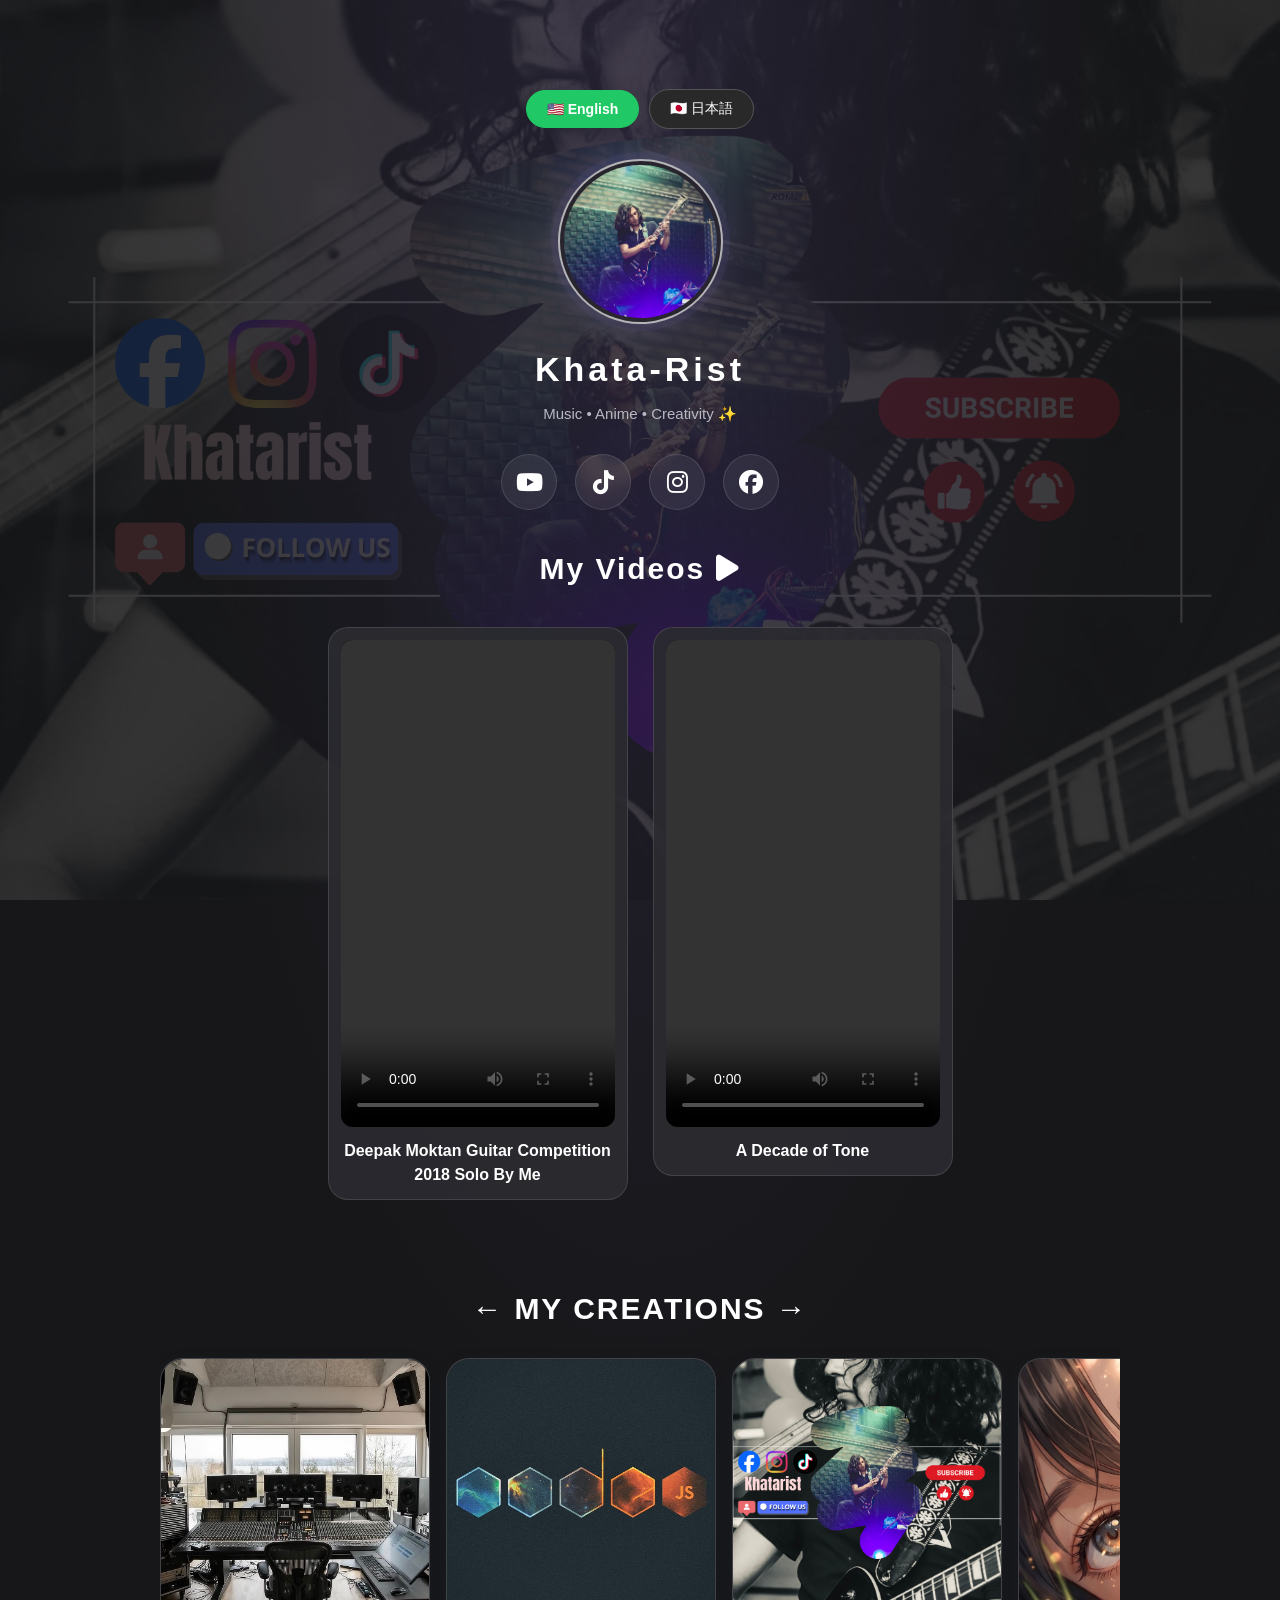
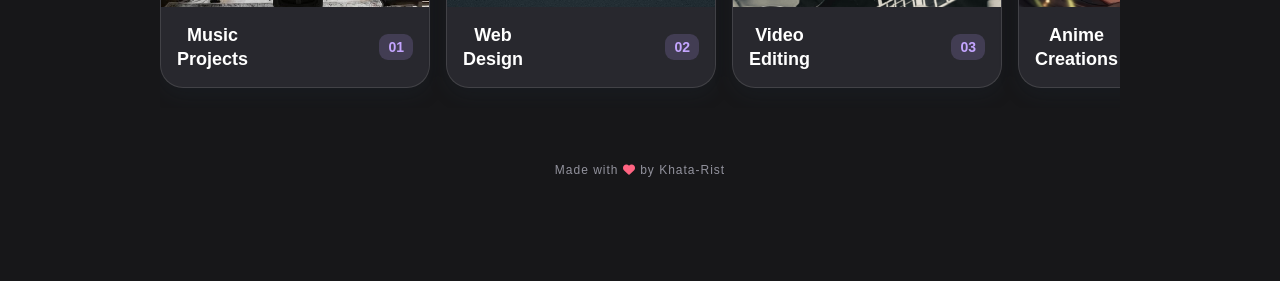
<file: index.html>
<!DOCTYPE html>
<html lang="en">

<head>
  <meta charset="UTF-8">
  <meta name="viewport" content="width=device-width, initial-scale=1.0">
  <meta name="theme-color" content="#101018">

  <title>Khata-Rist | My Socials</title>

  <!-- CSS -->
  <link rel="stylesheet" href="style.css">

  <!-- Font Awesome -->
  <link rel="stylesheet"
    href="https://cdnjs.cloudflare.com/ajax/libs/font-awesome/6.7.2/css/all.min.css">

  <!-- JavaScript -->
  <script src="script.js" defer></script>
</head>

<body>

  <main class="profile">

    <!-- Language Switcher -->
    <div class="language-switcher">

      <button class="lang-btn active" data-lang="en">
        🇺🇸 English
      </button>

      <button class="lang-btn" data-lang="ja">
        🇯🇵 日本語
      </button>

    </div>


    <!-- Profile -->
    <a href="about.html" class="profile-link">

      <img
        src="Kha.jpeg"
        alt="Khata-Rist profile"
        class="avatar">

    </a>

    <h1>Khata-Rist</h1>

    <p class="bio"
      data-en="Music • Anime • Creativity ✨"
      data-ja="音楽 • アニメ • クリエイティブ ✨">

      Music • Anime • Creativity ✨

    </p>


    <!-- Social Media -->
    <nav class="socials" aria-label="Social media links">

      <a href="https://www.youtube.com/@khatori98"
        target="_blank"
        rel="noopener noreferrer"
        aria-label="YouTube"
        class="youtube">

        <i class="fa-brands fa-youtube"></i>

      </a>


      <a href="https://www.tiktok.com/@khatori4"
        target="_blank"
        rel="noopener noreferrer"
        aria-label="TikTok"
        class="tiktok">

        <i class="fa-brands fa-tiktok"></i>

      </a>


      <a href="https://www.instagram.com/nabinkhatri_"
        target="_blank"
        rel="noopener noreferrer"
        aria-label="Instagram"
        class="instagram">

        <i class="fa-brands fa-instagram"></i>

      </a>


      <a href="https://www.facebook.com/nndyjamesk"
        target="_blank"
        rel="noopener noreferrer"
        aria-label="Facebook"
        class="facebook">

        <i class="fa-brands fa-facebook"></i>

      </a>

    </nav>



<!-- My Videos -->
<section class="videos-section">

  <h2>
    <span data-en="My Videos" data-ja="私の動画">
      My Videos
    </span>
    <i class="fa-solid fa-play"></i>
  </h2>

  <div class="video-scroll">

    <!-- Video 1 -->
    <article class="video-card">

      <video controls playsinline preload="metadata">
        <source
          src="Deepak%20Moktan%20Guitar%20Competition%202018%20Solo%20By%20Me.mp4"
          type="video/mp4">
        Your browser does not support video playback.
      </video>

      <p
        data-en="Deepak Moktan Guitar Competition 2018 Solo By Me"
        data-ja="2018年 ディーパク・モクタン・ギターコンテスト ソロ演奏">
        Deepak Moktan Guitar Competition 2018 Solo By Me
      </p>

    </article>

    <!-- Video 2 -->
    <article class="video-card">

      <video controls playsinline preload="metadata">
        <source
          src="A%20Decade%20of%20Tone.mp4"
          type="video/mp4">
        Your browser does not support video playback.
      </video>

      <p
        data-en="A Decade of Tone"
        data-ja="10年間の音色">
        A Decade of Tone
      </p>

    </article>

</section>




    <!-- My Creations -->
    <section class="section" id="projects">


      <h2 class="section-heading">

        ←

        <span data-en="MY CREATIONS" data-ja="私の作品">
          MY CREATIONS
        </span>

        →

      </h2>


      <div class="cards">


        <!-- Music Projects -->
        <a
          class="project"
          href="https://www.youtube.com/@khatori98"
          target="_blank"
          rel="noopener noreferrer">

          <img src="music.jpg" alt="Music Projects">


          <div class="project-info">

            <h3>

              <span data-en="Music" data-ja="音楽">
                Music
              </span>

              <br>

              <span data-en="Projects" data-ja="プロジェクト">
                Projects
              </span>

            </h3>

            <span class="number">01</span>

          </div>

        </a>



        <!-- Web Design -->
        <a class="project" href="webpage.html">

          <img src="web.jpg" alt="Web Design">


          <div class="project-info">

            <h3>

              <span data-en="Web" data-ja="ウェブ">
                Web
              </span>

              <br>

              <span data-en="Design" data-ja="デザイン">
                Design
              </span>

            </h3>

            <span class="number">02</span>

          </div>

        </a>



        <!-- Video Editing -->
        <a class="project" href="video.html">

          <img src="logo.png.png" alt="Video Editing">


          <div class="project-info">

            <h3>

              <span data-en="Video" data-ja="動画">
                Video
              </span>

              <br>

              <span data-en="Editing" data-ja="編集">
                Editing
              </span>

            </h3>

            <span class="number">03</span>

          </div>

        </a>



        <!-- Anime Creations -->
        <a
          class="project"
          href="https://www.instagram.com/just_you_n_me9823/"
          target="_blank"
          rel="noopener noreferrer">

          <img src="anime.jpg" alt="Anime Creations">


          <div class="project-info">

            <h3>

              <span data-en="Anime" data-ja="アニメ">
                Anime
              </span>

              <br>

              <span data-en="Creations" data-ja="制作">
                Creations
              </span>

            </h3>

            <span class="number">04</span>

          </div>

        </a>


      </div>

    </section>



    <!-- Footer -->
    <footer class="footer">

      <span data-en="Made with" data-ja="愛を込めて制作">
        Made with
      </span>

      <i class="fa-solid fa-heart"></i>

      <span data-en="by Khata-Rist" data-ja="Khata-Rist">
        by Khata-Rist
      </span>

    </footer>


  </main>

</body>
</html>
</file>
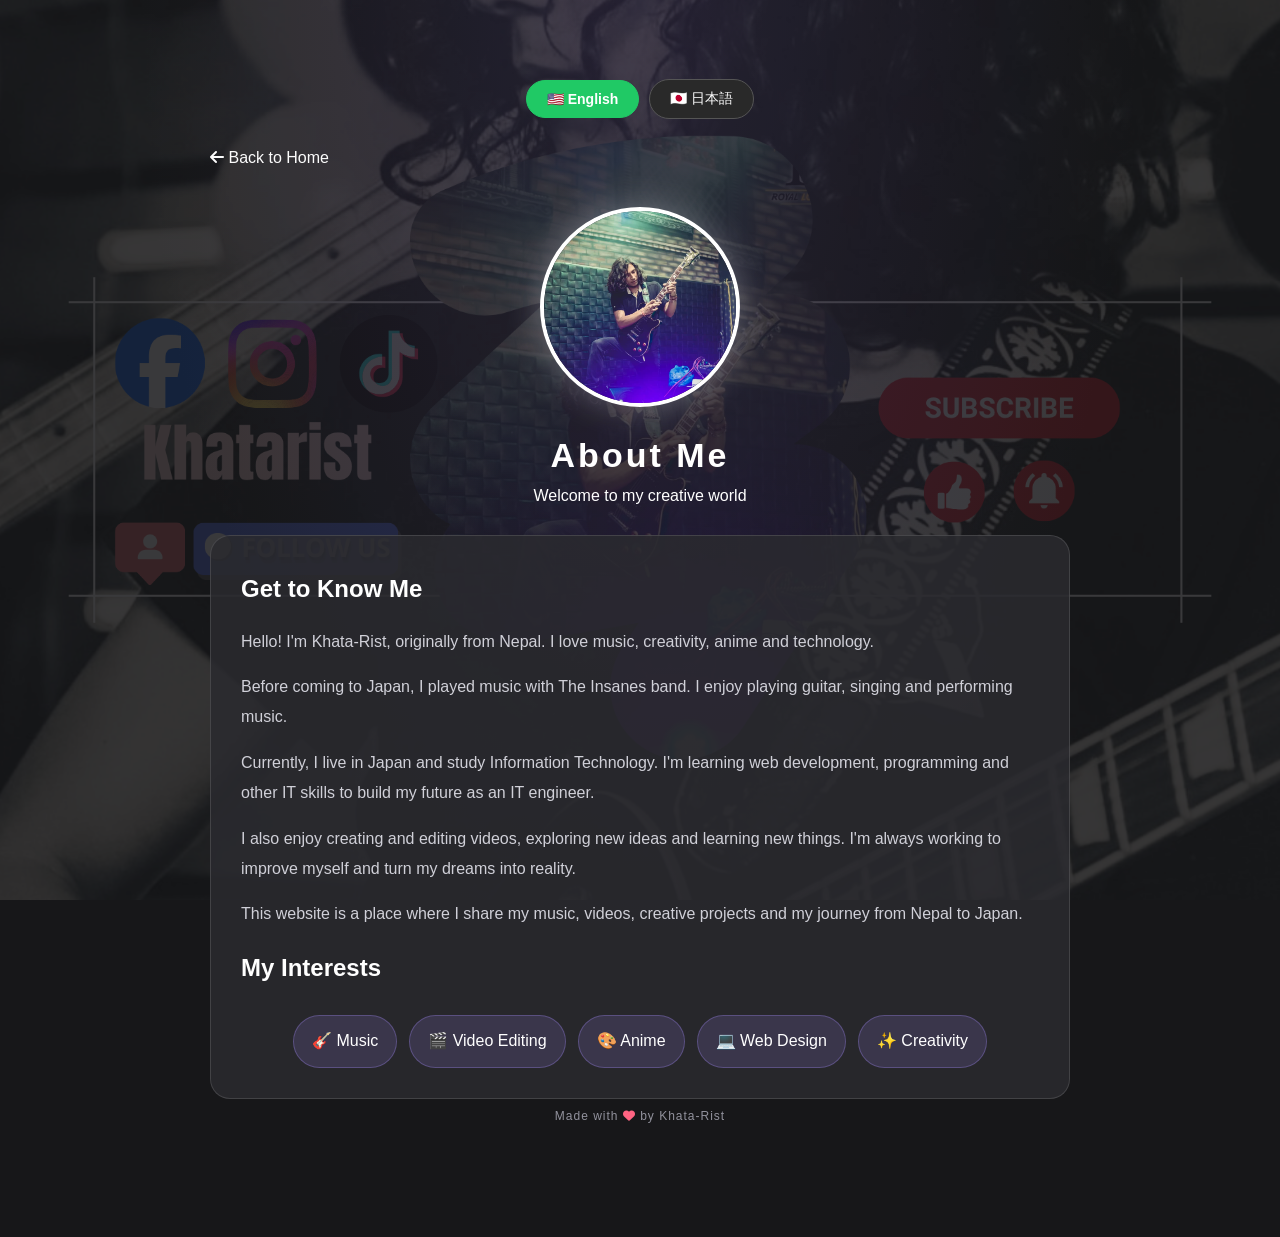
<file: about.html>
<!DOCTYPE html>
<html lang="en">
<head>
  <meta charset="UTF-8">
  <meta name="viewport" content="width=device-width, initial-scale=1.0">
  <title>About Me | Khata-Rist</title>

  <link rel="stylesheet" href="style.css">
  <link rel="stylesheet"
    href="https://cdnjs.cloudflare.com/ajax/libs/font-awesome/6.7.2/css/all.min.css">

  <script src="script.js" defer></script>

  <style>
    .about-page {
      max-width: 900px;
      width: 100%;
      margin: auto;
      padding: 35px 20px 60px;
      text-align: center;
    }

    .language-switcher {
      display: flex;
      justify-content: center;
      align-items: center;
      gap: 10px;
      margin: 20px auto 30px;
    }

    .lang-btn {
      padding: 10px 20px;
      border: 1px solid #555;
      border-radius: 30px;
      background: #292929;
      color: white;
      font-size: 14px;
      cursor: pointer;
      transition: all 0.3s ease;
    }

    .lang-btn:hover {
      background: #444;
      transform: translateY(-3px);
    }

    .lang-btn.active {
      background: #20c965;
      border-color: #20c965;
      color: white;
      font-weight: bold;
    }

    .back-home {
      display: block;
      text-align: left;
      color: #fcfcfc;
      text-decoration: none;
      margin-bottom: 40px;
    }

    .about-picture {
      width: 200px;
      height: 200px;
      object-fit: cover;
      border-radius: 50%;
      border: 4px solid #ffffff;
      box-shadow: 0 0 35px rgba(246, 244, 255, 0.3);
      margin-bottom: 25px;
    }

    .about-page h1 {
      font-size: 34px;
      letter-spacing: 3px;
      margin-bottom: 12px;
    }

    .about-subtitle {
      color: #ffffff;
      margin-bottom: 30px;
    }

    .about-content {
      background: rgba(43,43,48,.85);
      border: 1px solid rgba(255,255,255,.12);
      border-radius: 20px;
      padding: 30px;
      text-align: left;
      line-height: 1.9;
      color: #d0d0d8;
    }

    .about-content h2 {
      color: white;
      margin-bottom: 15px;
    }

    .about-content p {
      margin-bottom: 15px;
    }

    .about-skills {
      display: flex;
      flex-wrap: wrap;
      justify-content: center;
      gap: 12px;
      margin-top: 25px;
    }

    .about-skills span {
      padding: 10px 18px;
      border-radius: 30px;
      background: rgba(167,139,250,.15);
      border: 1px solid rgba(167,139,250,.3);
      color: white;
    }

    @media(max-width:600px) {
      .about-page { padding: 25px 15px 40px; }
      .about-picture {
        width: 160px;
        height: 160px;
      }
      .about-content { padding: 22px; }
    }
  </style>
</head>

<body>

  <main class="about-page">

    <!-- LANGUAGE SWITCHER -->
    <div class="language-switcher">
      <button class="lang-btn active" data-lang="en">🇺🇸 English</button>
      <button class="lang-btn" data-lang="ja">🇯🇵 日本語</button>
    </div>

    <a href="index.html" class="back-home">
      <i class="fa-solid fa-arrow-left"></i>
      <span data-en="Back to Home" data-ja="ホームに戻る">Back to Home</span>
    </a>

    <img src="Kha.jpeg" alt="Khata-Rist" class="about-picture">

    <h1 data-en="About Me" data-ja="私について">About Me</h1>

    <p class="about-subtitle"
       data-en="Welcome to my creative world"
       data-ja="私のクリエイティブな世界へようこそ">
      Welcome to my creative world
    </p>

    <section class="about-content">

      <h2 data-en="Get to Know Me" data-ja="私について知ってください">
        Get to Know Me
      </h2>

      <p
        data-en="Hello! I'm Khata-Rist, originally from Nepal. I love music, creativity, anime and technology."
        data-ja="こんにちは！ネパール出身のKhata-Ristです。音楽、クリエイティブな活動、アニメ、テクノロジーが大好きです。">
        Hello! I'm Khata-Rist, originally from Nepal. I love music,
        creativity, anime and technology.
      </p>

      <p
        data-en="Before coming to Japan, I played music with The Insanes band. I enjoy playing guitar, singing and performing music."
        data-ja="日本に来る前は、The Insanesというバンドで音楽活動をしていました。ギターを弾くこと、歌うこと、演奏することが好きです。">
        Before coming to Japan, I played music with The Insanes band.
        I enjoy playing guitar, singing and performing music.
      </p>

      <p
        data-en="Currently, I live in Japan and study Information Technology. I'm learning web development, programming and other IT skills to build my future as an IT engineer."
        data-ja="現在は日本に住み、情報技術を勉強しています。ITエンジニアになるために、Web開発やプログラミングなどのITスキルを学んでいます。">
        Currently, I live in Japan and study Information Technology.
        I'm learning web development, programming and other IT skills
        to build my future as an IT engineer.
      </p>

      <p
        data-en="I also enjoy creating and editing videos, exploring new ideas and learning new things. I'm always working to improve myself and turn my dreams into reality."
        data-ja="動画の制作や編集、新しいアイデアを考えること、新しいことを学ぶことも好きです。自分自身を成長させ、夢を実現するために努力しています。">
        I also enjoy creating and editing videos, exploring new ideas
        and learning new things. I'm always working to improve myself
        and turn my dreams into reality.
      </p>

      <p
        data-en="This website is a place where I share my music, videos, creative projects and my journey from Nepal to Japan."
        data-ja="このウェブサイトでは、音楽、動画、クリエイティブな作品、そしてネパールから日本への私の歩みを紹介しています。">
        This website is a place where I share my music, videos,
        creative projects and my journey from Nepal to Japan.
      </p>

      <h2 data-en="My Interests" data-ja="私の趣味・興味">
        My Interests
      </h2>

      <div class="about-skills">
        <span data-en="🎸 Music" data-ja="🎸 音楽">🎸 Music</span>
        <span data-en="🎬 Video Editing" data-ja="🎬 動画編集">🎬 Video Editing</span>
        <span data-en="🎨 Anime" data-ja="🎨 アニメ">🎨 Anime</span>
        <span data-en="💻 Web Design" data-ja="💻 Webデザイン">💻 Web Design</span>
        <span data-en="✨ Creativity" data-ja="✨ 創造力">✨ Creativity</span>
      </div>

    </section>

    <footer class="footer">
      <span data-en="Made with" data-ja="愛を込めて制作">Made with</span>
      <i class="fa-solid fa-heart"></i>
      <span data-en="by Khata-Rist" data-ja="Khata-Rist">by Khata-Rist</span>
    </footer>

  </main>

</body>
</html>
</file>
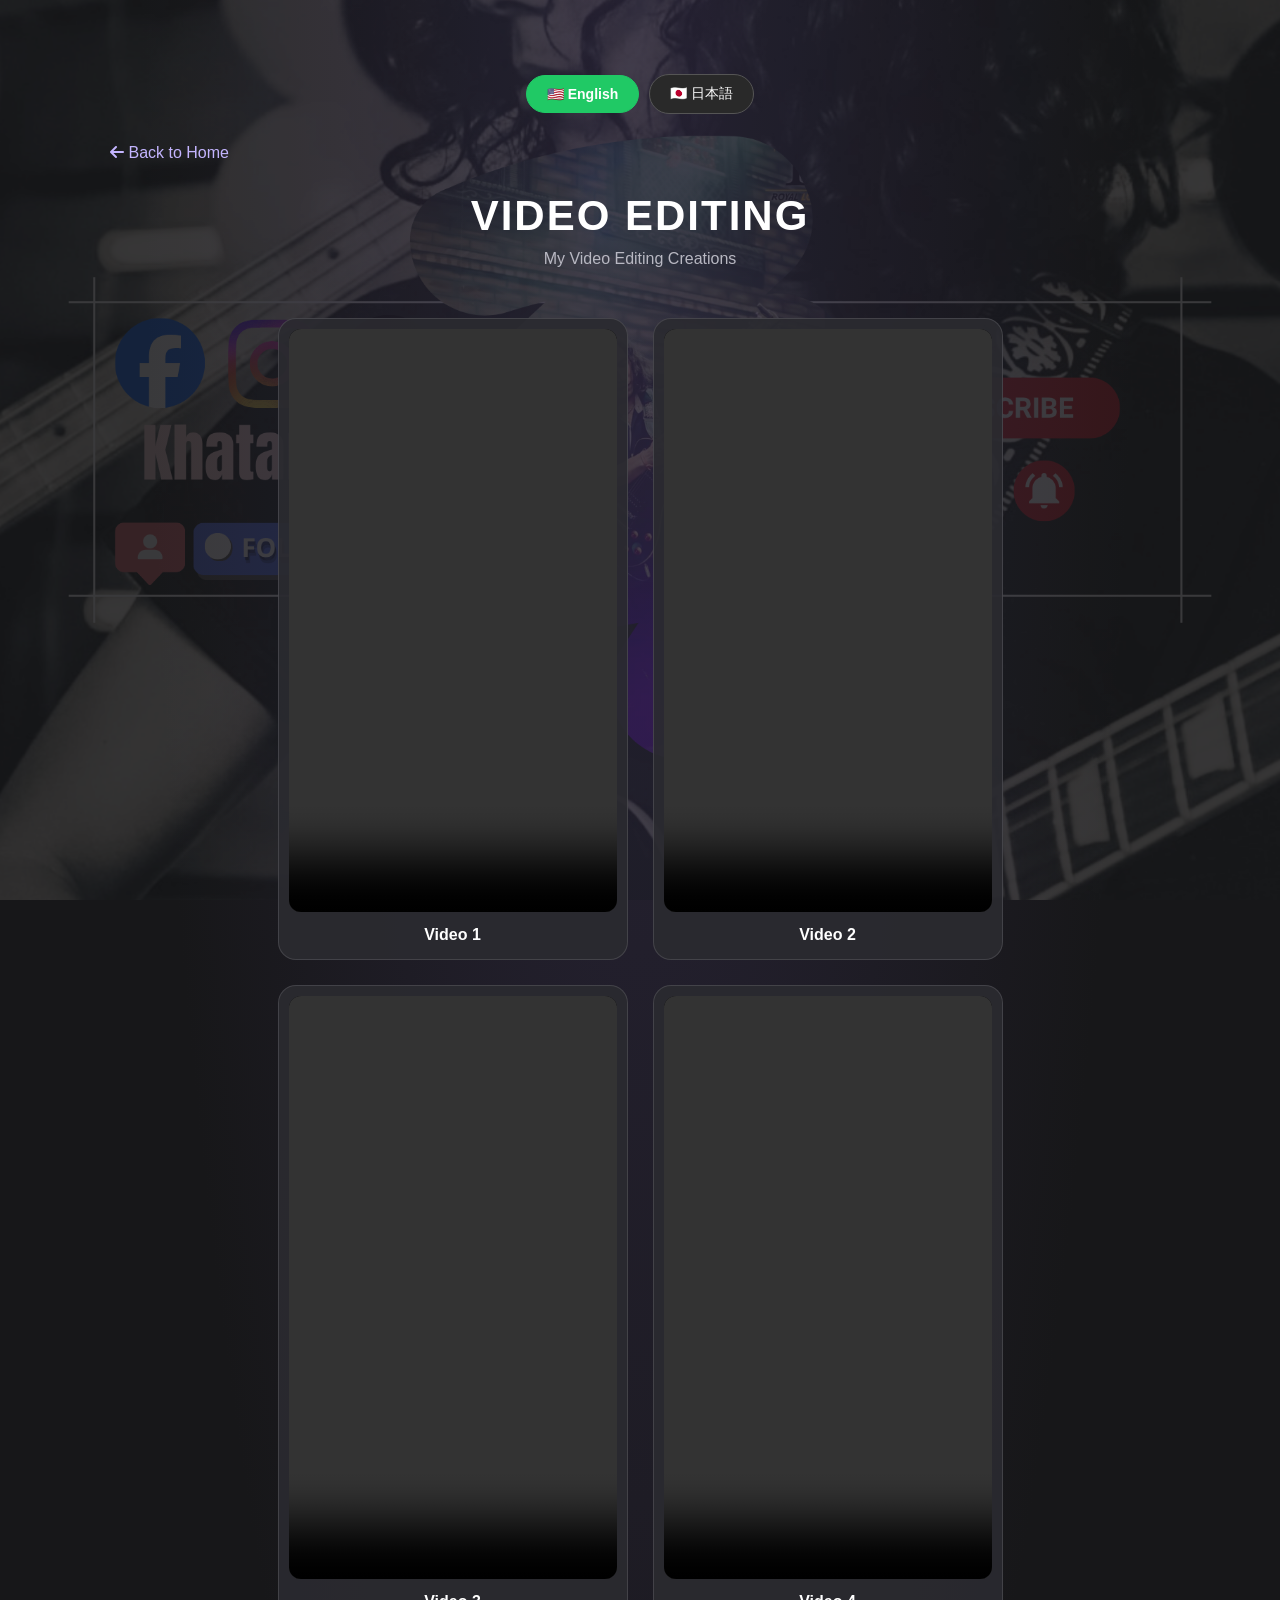
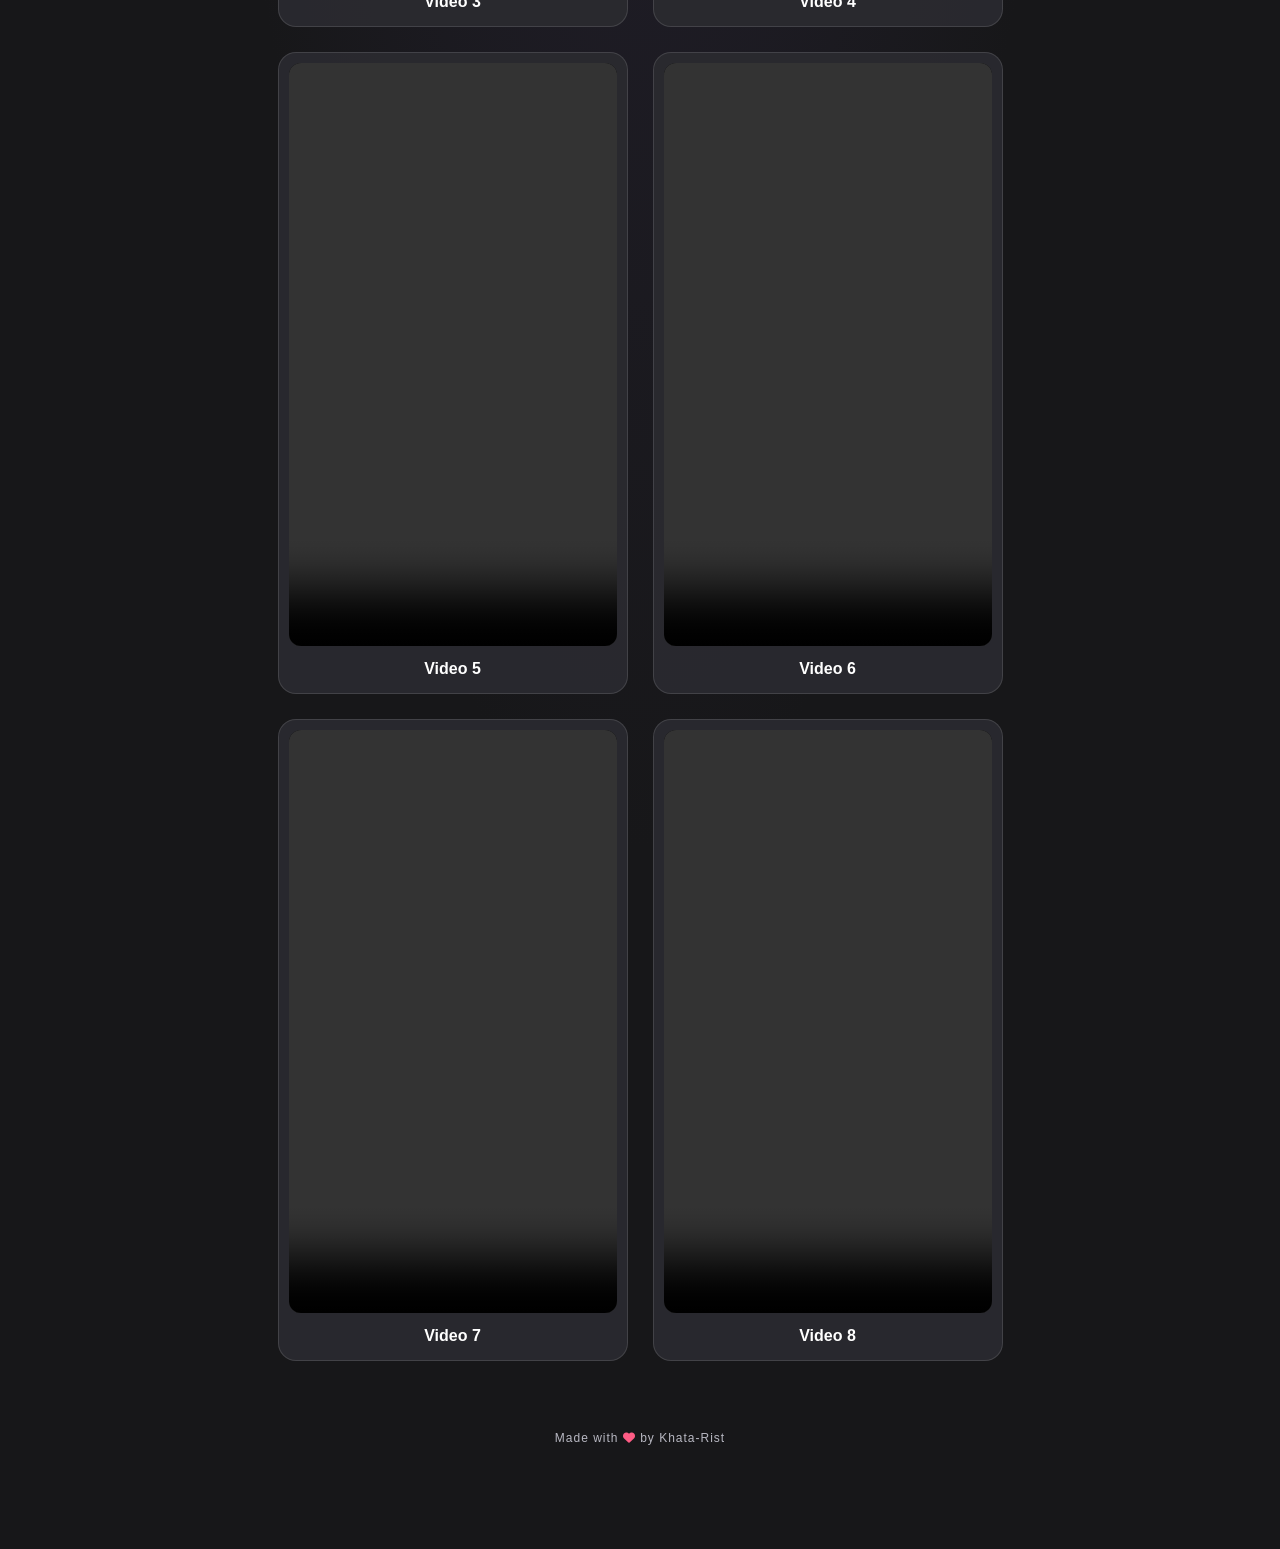
<file: video.html>
<!DOCTYPE html>
<html lang="en">
<head>
  <meta charset="UTF-8">
  <meta name="viewport" content="width=device-width, initial-scale=1.0">
  <meta name="theme-color" content="#171719">

  <title>Khata-Rist | Video Editing</title>

  <link rel="stylesheet" href="style.css">
  <link rel="stylesheet"
    href="https://cdnjs.cloudflare.com/ajax/libs/font-awesome/6.7.2/css/all.min.css">

  <script src="script.js" defer></script>

  <style>
    /* ===== VIDEO EDITING PAGE ===== */

    .editing-page {
      width: 100%;
      max-width: 1100px;
      margin: auto;
      padding: 30px 20px 50px;
    }

    /* ===== LANGUAGE SWITCHER ===== */

    .language-switcher {
      display: flex;
      justify-content: center;
      align-items: center;
      gap: 10px;
      margin: 20px auto 30px;
    }

    .lang-btn {
      padding: 10px 20px;
      border: 1px solid #555;
      border-radius: 30px;
      background: #292929;
      color: white;
      font-size: 14px;
      cursor: pointer;
      transition: all 0.3s ease;
    }

    .lang-btn:hover {
      background: #444;
      transform: translateY(-3px);
    }

    .lang-btn.active {
      background: #20c965;
      border-color: #20c965;
      color: white;
      font-weight: bold;
    }

    /* ===== BACK BUTTON ===== */

    .back-link {
      display: inline-block;
      color: #c4b5ff;
      text-decoration: none;
      margin-bottom: 30px;
      transition: 0.3s;
    }

    .back-link:hover {
      color: white;
      transform: translateX(-5px);
    }

    /* ===== TITLE ===== */

    .editing-title {
      text-align: center;
      font-size: clamp(28px, 5vw, 42px);
      margin-bottom: 10px;
      letter-spacing: 2px;
      color: white;
    }

    .editing-description {
      text-align: center;
      color: #b8b8c2;
      margin-bottom: 35px;
    }

    /* ===== VIDEO GRID ===== */

    .editing-grid {
      display: flex;
      justify-content: center;
      align-items: flex-start;
      flex-wrap: wrap;
      gap: 25px;
      width: 100%;
      max-width: 950px;
      margin: 0 auto;
      padding: 15px;
    }

    .editing-card {
      flex: 0 1 350px;
      width: calc(50% - 13px);
      min-width: 0;
      max-width: 350px;
      padding: 10px;
      background: rgba(43, 43, 48, 0.92);
      border: 1px solid rgba(255, 255, 255, 0.12);
      border-radius: 18px;
      text-align: center;
      overflow: hidden;
      transition: transform 0.3s, border-color 0.3s;
    }

    .editing-card:hover {
      transform: translateY(-5px);
      border-color: #a78bfa;
    }

    .video-player {
      width: 100%;
      aspect-ratio: 9 / 16;
      overflow: hidden;
      border-radius: 12px;
      background: #080808;
    }

.video-player video {
  display: block;
  width: 100%;
  height: 100%;
  border: none;
  object-fit: contain;
  background: #080808;
}
    .editing-card h2 {
      color: white;
      font-size: 16px;
      padding: 14px 5px 5px;
      text-align: center;
    }

    /* ===== FOOTER ===== */

    .editing-page .footer {
      text-align: center;
      margin-top: 45px;
      color: #b8b8c2;
    }

    .editing-page .footer .fa-heart {
      color: #ff5c85;
    }

    /* ===== MOBILE ===== */

    @media (max-width: 600px) {
      .editing-page {
        padding: 22px 15px 40px;
      }

      .editing-grid {
        flex-direction: column;
        align-items: center;
      }

      .editing-card {
        flex: none;
        width: 100%;
        max-width: 350px;
      }
    }
  </style>
</head>

<body>

  <main class="editing-page">

    <!-- LANGUAGE SWITCHER -->

    <div class="language-switcher">
      <button class="lang-btn active" data-lang="en">🇺🇸 English</button>
      <button class="lang-btn" data-lang="ja">🇯🇵 日本語</button>
    </div>

    <!-- BACK TO HOME -->

    <a href="index.html" class="back-link">
      <i class="fa-solid fa-arrow-left"></i>
      <span data-en="Back to Home" data-ja="ホームに戻る">Back to Home</span>
    </a>

    <!-- PAGE TITLE -->

    <h1 class="editing-title"
        data-en="VIDEO EDITING"
        data-ja="動画編集">
      VIDEO EDITING
    </h1>

    <p class="editing-description"
       data-en="My Video Editing Creations"
       data-ja="私の動画編集作品">
      My Video Editing Creations
    </p>

    <!-- VIDEO COLLECTION -->

    <section class="editing-grid">

      <!-- VIDEO 1 -->

<article class="editing-card">
  <div class="video-player">
    <video controls playsinline preload="metadata">
      <source src="Video 1.mp4" type="video/mp4">
      Your browser does not support video playback.
    </video>
  </div>

  <h2 data-en="Video 1" data-ja="動画 1">Video 1</h2>
</article>
      <!-- VIDEO 2 -->

<article class="editing-card">
  <div class="video-player">
    <video controls playsinline preload="metadata">
      <source src="Video 2.mp4" type="video/mp4">
      Your browser does not support video playback.
    </video>
  </div>

  <h2 data-en="Video 2" data-ja="動画 2">Video 2</h2>
</article>
      <!-- VIDEO 3 -->
<article class="editing-card">
  <div class="video-player">
    <video controls playsinline preload="metadata">
      <source src="Video 3.mp4" type="video/mp4">
      Your browser does not support video playback.
    </video>
  </div>

  <h2 data-en="Video 3" data-ja="動画 3">Video 3</h2>
</article>
      <!-- VIDEO 4 -->

<article class="editing-card">
  <div class="video-player">
    <video controls playsinline preload="metadata">
      <source src="Video 4.mp4" type="video/mp4">
      Your browser does not support video playback.
    </video>
  </div>

  <h2 data-en="Video 4" data-ja="動画 4">Video 4</h2>
</article>

      <!-- VIDEO 5 -->

<article class="editing-card">
  <div class="video-player">
    <video controls playsinline preload="metadata">
      <source src="Video 5.mp4" type="video/mp4">
      Your browser does not support video playback.
    </video>
  </div>

  <h2 data-en="Video 5" data-ja="動画 5">Video 5</h2>
</article>
      <!-- VIDEO 6 -->

<article class="editing-card">
  <div class="video-player">
    <video controls playsinline preload="metadata">
      <source src="Video 6.mp4
      " type="video/mp4">
      Your browser does not support video playback.
    </video>
  </div>

  <h2 data-en="Video 6" data-ja="動画 6">Video 6</h2>
</article>

      <!-- VIDEO 7 -->

<article class="editing-card">
  <div class="video-player">
    <video controls playsinline preload="metadata">
      <source src="Video 7.mp4
      " type="video/mp4">
      Your browser does not support video playback.
    </video>
  </div>

  <h2 data-en="Video 7" data-ja="動画 7">Video 7</h2>
</article>

      <!-- VIDEO 8-->

<article class="editing-card">
  <div class="video-player">
    <video controls playsinline preload="metadata">
      <source src="Video 8.mp4
      " type="video/mp4">
      Your browser does not support video playback.
    </video>
  </div>

  <h2 data-en="Video 8" data-ja="動画 8">Video 8</h2>
</article>

    </section>

    <!-- FOOTER -->

    <footer class="footer">
      <span data-en="Made with" data-ja="愛を込めて制作">Made with</span>
      <i class="fa-solid fa-heart"></i>
      <span data-en="by Khata-Rist" data-ja="Khata-Rist">by Khata-Rist</span>
    </footer>

  </main>

</body>
</html>
</file>
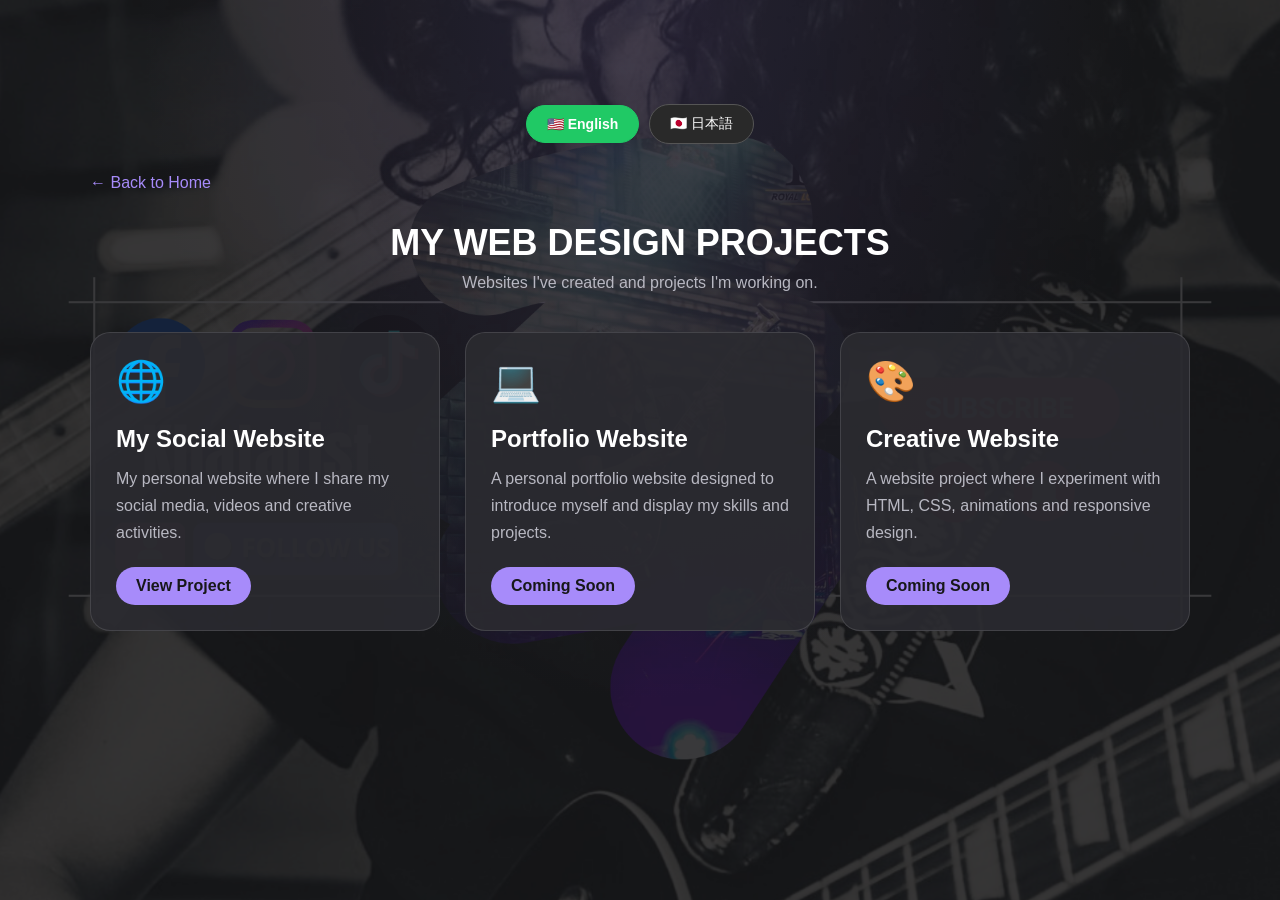
<file: webpage.html>
<!DOCTYPE html>
<html lang="en">
<head>
  <meta charset="UTF-8">
  <meta name="viewport" content="width=device-width, initial-scale=1.0">
  <title>Web Design Projects | Khata-Rist</title>

  <link rel="stylesheet" href="style.css">
  <script src="script.js" defer></script>

  <style>
    .web-projects {
      width: 90%;
      max-width: 1100px;
      margin: 60px auto;
    }

    /* LANGUAGE SWITCHER */

    .language-switcher {
      display: flex;
      justify-content: center;
      align-items: center;
      gap: 10px;
      margin: 20px auto 30px;
    }

    .lang-btn {
      padding: 10px 20px;
      border: 1px solid #555;
      border-radius: 30px;
      background: #292929;
      color: white;
      font-size: 14px;
      cursor: pointer;
      transition: all 0.3s ease;
    }

    .lang-btn:hover {
      background: #444;
      transform: translateY(-3px);
    }

    .lang-btn.active {
      background: #20c965;
      border-color: #20c965;
      color: white;
      font-weight: bold;
    }

    .back-home {
      color: #a78bfa;
      text-decoration: none;
      display: inline-block;
      margin-bottom: 30px;
    }

    .page-heading {
      text-align: center;
      margin-bottom: 40px;
    }

    .page-heading h1 {
      font-size: 36px;
      margin-bottom: 10px;
    }

    .page-heading p {
      color: #b8b8c2;
    }

    .project-grid {
      display: grid;
      grid-template-columns: repeat(auto-fit, minmax(260px, 1fr));
      gap: 25px;
    }

    .web-card {
      background: rgba(43, 43, 48, 0.92);
      border: 1px solid rgba(255,255,255,0.12);
      border-radius: 20px;
      padding: 25px;
      transition: 0.3s;
    }

    .web-card:hover {
      transform: translateY(-7px);
      border-color: #a78bfa;
    }

    .web-icon {
      font-size: 40px;
      margin-bottom: 20px;
    }

    .web-card h2 {
      margin-bottom: 12px;
    }

    .web-card p {
      color: #b8b8c2;
      line-height: 1.7;
      margin-bottom: 20px;
    }

    .project-button {
      display: inline-block;
      padding: 10px 20px;
      background: #a78bfa;
      color: #171719;
      border-radius: 25px;
      text-decoration: none;
      font-weight: bold;
    }

    .project-button:hover {
      opacity: 0.8;
    }

    @media (max-width: 600px) {
      .page-heading h1 {
        font-size: 28px;
      }
    }
  </style>
</head>

<body>

  <main class="web-projects">

    <!-- LANGUAGE SWITCHER -->

    <div class="language-switcher">
      <button class="lang-btn active" data-lang="en">🇺🇸 English</button>
      <button class="lang-btn" data-lang="ja">🇯🇵 日本語</button>
    </div>

    <!-- BACK TO HOME -->

    <a href="index.html" class="back-home">
      ← <span data-en="Back to Home" data-ja="ホームに戻る">Back to Home</span>
    </a>

    <!-- PAGE HEADING -->

    <header class="page-heading">
      <h1
        data-en="MY WEB DESIGN PROJECTS"
        data-ja="私のWebデザインプロジェクト">
        MY WEB DESIGN PROJECTS
      </h1>

      <p
        data-en="Websites I've created and projects I'm working on."
        data-ja="これまでに制作したウェブサイトや、現在取り組んでいるプロジェクトを紹介します。">
        Websites I've created and projects I'm working on.
      </p>
    </header>

    <!-- PROJECT CARDS -->

    <section class="project-grid">

      <!-- PROJECT 1 -->

      <article class="web-card">
        <div class="web-icon">🌐</div>

        <h2
          data-en="My Social Website"
          data-ja="私のソーシャルウェブサイト">
          My Social Website
        </h2>

        <p
          data-en="My personal website where I share my social media, videos and creative activities."
          data-ja="SNS、動画、クリエイティブな活動を紹介する私の個人ウェブサイトです。">
          My personal website where I share my social media,
          videos and creative activities.
        </p>

        <a href="index.html" class="project-button">
          <span data-en="View Project" data-ja="プロジェクトを見る">View Project</span>
        </a>
      </article>

      <!-- PROJECT 2 -->

      <article class="web-card">
        <div class="web-icon">💻</div>

        <h2
          data-en="Portfolio Website"
          data-ja="ポートフォリオサイト">
          Portfolio Website
        </h2>

        <p
          data-en="A personal portfolio website designed to introduce myself and display my skills and projects."
          data-ja="自分自身を紹介し、スキルや制作したプロジェクトを紹介するためのポートフォリオサイトです。">
          A personal portfolio website designed to introduce
          myself and display my skills and projects.
        </p>

        <a href="#" class="project-button">
          <span data-en="Coming Soon" data-ja="近日公開">Coming Soon</span>
        </a>
      </article>

      <!-- PROJECT 3 -->

      <article class="web-card">
        <div class="web-icon">🎨</div>

        <h2
          data-en="Creative Website"
          data-ja="クリエイティブウェブサイト">
          Creative Website
        </h2>

        <p
          data-en="A website project where I experiment with HTML, CSS, animations and responsive design."
          data-ja="HTML、CSS、アニメーション、レスポンシブデザインを試しながら制作しているウェブサイトです。">
          A website project where I experiment with HTML,
          CSS, animations and responsive design.
        </p>

        <a href="#" class="project-button">
          <span data-en="Coming Soon" data-ja="近日公開">Coming Soon</span>
        </a>
      </article>

    </section>

  </main>

</body>
</html>
</file>
<file: style.css>
/* ========================================
   KHATA-RIST PERSONAL WEBSITE
   Complete Responsive CSS
======================================== */

/* ===== RESET ===== */
.profile-link {
  display: inline-block;
  text-decoration: none;
}

.profile-link .avatar {
  cursor: pointer;
  transition: transform 0.35s ease,
              box-shadow 0.35s ease;
}

.profile-link:hover .avatar {
  transform: scale(1.07);
  box-shadow: 0 0 40px rgba(167, 139, 250, 0.5);
}
* {
  margin: 0;
  padding: 0;
  box-sizing: border-box;
}

:root {
  --bg: #171719;
  --bg-card: rgba(43, 43, 48, 0.92);
  --text: #ffffff;
  --muted: #b8b8c2;
  --accent: #a78bfa;
  --border: rgba(255, 255, 255, 0.12);
  --radius: 20px;
}

html {
  min-height: 100%;
  scroll-behavior: smooth;
  overflow-x: clip;
}

body {
  min-height: 100vh;
  min-height: 100dvh;
  width: 100%;
  display: flex;
  flex-direction: column;
  align-items: center;
  background:
    radial-gradient(ellipse at top, #292438 0%, transparent 55%),
    var(--bg);
  color: var(--text);
  font-family: Arial, Helvetica, sans-serif;
  overflow-x: clip;
  position: relative;
  isolation: isolate;
}

/* ===== ANIMATED BACKGROUND LOGO ===== */


/* ===== EXTRA-LARGE ANIMATED BACKGROUND LOGO ===== */

body::before {
  content: "";
  position: fixed;
  inset: 0;

  background-image: url("logo.png.png");
  background-position: center center;
  background-repeat: no-repeat;
  background-size: 1600px auto;

  opacity: 0.15;
  pointer-events: none;
  z-index: -1;

  animation:
    logoFloat 8s ease-in-out infinite,
    logoGlow 5s ease-in-out infinite alternate;
}

/* Desktop screens */
@media (min-width: 1024px) {
  body::before {
    background-size: 1800px auto;
    opacity: 0.15;
  }
}

/* Tablets */
@media (min-width: 601px) and (max-width: 1023px) {
  body::before {
    background-size: 150vw auto;
    opacity: 0.14;
  }
}

/* Mobile phones */
@media (max-width: 600px) {
  body::before {
    background-size: 180vw auto;
    opacity: 0.13;
  }
}

@keyframes logoFloat {
  0%, 100% {
    transform: scale(1) translateY(0);
  }

  50% {
    transform: scale(1.04) translateY(-8px);
  }
}

@keyframes logoGlow {
  from {
    opacity: 0.08;
  }

  to {
    opacity: 0.18;
  }
}


@keyframes logoFloat {
  0%, 100% {
    transform: scale(1) translateY(0);
  }

  50% {
    transform: scale(1.05) translateY(-10px);
  }
}

@keyframes logoGlow {
  from {
    opacity: 0.07;
  }

  to {
    opacity: 0.17;
  }
}

/* ===== PROFILE SECTION ===== */

.profile {
  width: 100%;
  max-width: 1000px;
  min-width: 0;
  margin: 0 auto;
  padding: 38px 20px 50px;
  text-align: center;
  flex-shrink: 0;
}

.avatar {
  display: block;
  width: 165px;
  height: 165px;
  max-width: 45vw;
  max-height: 45vw;
  object-fit: cover;
  margin: 0 auto 22px;
  padding: 4px;
  border: 2px solid rgba(255, 255, 255, 0.65);
  border-radius: 50%;
  background: #28252f;
  box-shadow:
    0 0 0 7px rgba(167, 139, 250, 0.06),
    0 0 35px rgba(167, 139, 250, 0.17);
  transition: transform 0.35s ease, box-shadow 0.35s ease;
}

.avatar:hover {
  transform: scale(1.04);
  box-shadow: 0 0 35px rgba(167, 139, 250, 0.35);
}

.profile h1 {
  font-size: clamp(24px, 4vw, 34px);
  font-weight: 700;
  letter-spacing: 4px;
  margin-bottom: 12px;
}

.bio {
  color: var(--muted);
  font-size: 15px;
  line-height: 1.7;
  margin-bottom: 27px;
}

/* ===== SOCIAL MEDIA ICONS ===== */

.socials {
  display: flex;
  justify-content: center;
  align-items: center;
  flex-wrap: wrap;
  gap: 18px;
  width: 100%;
  margin: 0 auto;
}

.socials a {
  width: 56px;
  height: 56px;
  display: flex;
  align-items: center;
  justify-content: center;
  flex: 0 0 auto;
  border: 1px solid var(--border);
  border-radius: 50%;
  background: rgba(255, 255, 255, 0.07);
  color: white;
  font-size: 24px;
  text-decoration: none;
  backdrop-filter: blur(8px);
  -webkit-backdrop-filter: blur(8px);
  transition:
    transform 0.25s ease,
    background 0.25s ease,
    color 0.25s ease,
    box-shadow 0.25s ease;
}

.socials a:hover {
  transform: translateY(-5px);
  background: rgba(255, 255, 255, 0.13);
  box-shadow: 0 8px 22px rgba(0, 0, 0, 0.2);
}

.socials a:focus-visible,
.service-btn:focus-visible {
  outline: 3px solid var(--accent);
  outline-offset: 4px;
}

.youtube:hover {
  color: #ff3333;
}

.tiktok:hover {
  color: rgb(0, 0, 0);
}

.instagram:hover {
  color: #ff80b5;
}

.facebook:hover {
  color: #1877f2;
}

/* ===== VIDEO SECTION ===== */

.videos-section {
  width: 100%;
  min-width: 0;
  padding: 42px 20px 35px;
  text-align: center;
  color: var(--text);
}

.videos-section h2 {
  margin-bottom: 26px;
  font-size: clamp(22px, 3vw, 30px);
  font-weight: 700;
  letter-spacing: 2px;
}

/* ===== RESPONSIVE VIDEO GALLERY ===== */

.video-scroll {
  display: flex;
  justify-content: center;
  align-items: flex-start;
  flex-wrap: nowrap;
  gap: 25px;
  width: 100%;
  max-width: 950px;
  margin: 0 auto;
  padding: 15px 10px 22px;
  overflow-x: auto;
  overflow-y: hidden;
  -webkit-overflow-scrolling: touch;
  scroll-snap-type: x mandatory;
  scrollbar-width: thin;
  scrollbar-color: #a78bfa transparent;
}

.video-scroll::-webkit-scrollbar {
  height: 7px;
}

.video-scroll::-webkit-scrollbar-thumb {
  background: #a78bfa;
  border-radius: 10px;
}

.video-scroll .video-card {
  flex: 0 0 clamp(250px, 36vw, 350px);
  min-width: 0;
  max-width: 350px;
  padding: 12px;
  background: var(--bg-card);
  border: 1px solid var(--border);
  border-radius: var(--radius);
  text-align: center;
  scroll-snap-align: start;
}

.video-card video {
  display: block;
  width: 100%;
  height: auto;
  aspect-ratio: 9 / 16;
  object-fit: contain;
  background: #080808;
  border: 0;
  border-radius: 12px;
}

.video-card p {
  color: var(--text);
  margin-top: 12px;
  font-weight: 600;
  line-height: 1.5;
  text-align: center;
}

/* Keep video cards swipeable on phones */
@media (max-width: 600px) {
  .videos-section {
    padding: 30px 0 25px;
  }

  .video-scroll {
    justify-content: flex-start;
    gap: 14px;
    padding: 10px 15px 20px;
    scroll-padding-left: 15px;
  }

  .video-scroll .video-card {
    flex: 0 0 78vw;
    width: 78vw;
    max-width: 330px;
    padding: 9px;
    border-radius: 16px;
  }

  .video-card p {
    padding: 11px 4px 4px;
    font-size: 14px;
  }
}

@media (max-width: 360px) {
  .video-scroll .video-card {
    flex-basis: 84vw;
    width: 84vw;
  }
}

/* ===== PROJECT SECTION SPACING ===== */
.section {
  width: 100%;
  padding: 35px 0 45px;
  text-align: center;
}

.section-heading {
  margin-bottom: 20px;
  font-size: clamp(22px, 3vw, 30px);
  font-weight: 700;
  letter-spacing: 2px;
}

/* ===== MY WORK & SKILLS ===== */

.services-section {
  width: 100%;
  max-width: 900px;
  margin: 0 auto;
  padding: 45px 20px 60px;
  text-align: center;
  color: var(--text);
}

.services-section h2 {
  margin-bottom: 30px;
  font-size: clamp(22px, 3vw, 29px);
  font-weight: 700;
  letter-spacing: 1px;
}

.services-buttons {
  display: flex;
  justify-content: center;
  align-items: stretch;
  gap: 20px;
  width: 100%;
}

.service-btn {
  flex: 1 1 0;
  max-width: 330px;
  min-width: 0;
  min-height: 130px;

  display: flex;
  flex-direction: column;
  justify-content: center;
  align-items: center;
  gap: 14px;

  padding: 22px 15px;

  color: white;
  text-decoration: none;
  background: rgba(255, 255, 255, 0.055);
  border: 1px solid var(--border);
  border-radius: 18px;

  backdrop-filter: blur(8px);
  -webkit-backdrop-filter: blur(8px);

  transition:
    transform 0.3s ease,
    background 0.3s ease,
    border-color 0.3s ease,
    box-shadow 0.3s ease;
}

.service-btn i {
  font-size: 32px;
}

.service-btn span {
  font-size: 16px;
  font-weight: 700;
  line-height: 1.4;
}

.guitar-btn:hover {
  background: rgba(150, 91, 43, 0.22);
  border-color: #e6a15c;
  box-shadow: 0 10px 28px rgba(230, 161, 92, 0.12);
  transform: translateY(-5px);
}

.webpage-btn:hover {
  background: rgba(37, 99, 160, 0.22);
  border-color: #60a5fa;
  box-shadow: 0 10px 28px rgba(96, 165, 250, 0.12);
  transform: translateY(-5px);
}

/* ===== FOOTER ===== */

.footer {
  width: 100%;
  padding: 10px 20px 30px;
  color: #92929d;
  text-align: center;
  font-size: 12px;
  letter-spacing: 1px;
}

.footer .fa-heart {
  color: #ff6482;
}

/* ===== TABLETS ===== */

@media (min-width: 601px) and (max-width: 1023px) {
  .profile {
    padding-top: 30px;
  }

  .videos-section {
    padding-left: 20px;
    padding-right: 20px;
  }

  .video-scroll .video-card {
    flex-basis: 270px;
  }
}

/* ===== MOBILE PHONES ===== */

@media (max-width: 600px) {
  .profile {
    padding: 28px 15px 35px;
  }

  .avatar {
    width: 140px;
    height: 140px;
    margin-bottom: 20px;
  }

  .profile h1 {
    font-size: 24px;
    letter-spacing: 3px;
    margin-bottom: 10px;
  }

  .bio {
    font-size: 14px;
    margin-bottom: 23px;
  }

  .socials {
    gap: 14px;
  }

  .socials a {
    width: 49px;
    height: 49px;
    font-size: 21px;
  }

  .videos-section {
    padding: 30px 0 25px;
  }

  .videos-section h2 {
    padding: 0 15px;
    font-size: 23px;
    margin-bottom: 17px;
    letter-spacing: 1px;
  }

  .video-scroll {
    gap: 14px;
    padding: 10px 15px 20px;
    scroll-padding-left: 15px;
    scrollbar-width: none;
  }

  .video-scroll::-webkit-scrollbar {
    display: none;
  }

.video-card video {
  width: 100%;
  aspect-ratio: 9 / 16;
  height: auto;
  object-fit: contain;
  display: block;
  background: #000;
  border-radius: 12px;
}
  .video-card p {
    padding: 11px 4px 4px;
    font-size: 14px;
  }

  .services-section {
    padding: 30px 15px 42px;
  }

  .services-section h2 {
    font-size: 22px;
    margin-bottom: 22px;
    letter-spacing: 0.5px;
  }

  .services-buttons {
    gap: 12px;
  }

  .service-btn {
    min-height: 105px;
    padding: 16px 8px;
    gap: 10px;
    border-radius: 15px;
  }

  .service-btn i {
    font-size: 26px;
  }

  .service-btn span {
    font-size: 13px;
  }

  body::before {
    background-size: 110vw auto;
  }
}

/* ===== SMALL MOBILE PHONES ===== */

@media (max-width: 360px) {
  .socials {
    gap: 10px;
  }

  .socials a {
    width: 44px;
    height: 44px;
    font-size: 19px;
  }

  .services-buttons {
    gap: 9px;
  }

  .service-btn span {
    font-size: 12px;
  }
}

/* ===== LARGE COMPUTER SCREENS ===== */

@media (min-width: 1024px) {
  .profile {
    padding-top: 45px;
  }

  .videos-section {
    padding-left: 30px;
    padding-right: 30px;
  }

  .video-scroll .video-card {
    flex-basis: 300px;
  }
}

/* ===== ACCESSIBILITY ===== */

@media (prefers-reduced-motion: reduce) {
  html {
    scroll-behavior: auto;
  }

  body::before {
    animation: none;
  }

  *,
  *::before,
  *::after {
    scroll-behavior: auto !important;
    transition: none !important;
  }
}

/* ===== PROJECT CAROUSEL ===== */

/* ========================================
   KHATA-RIST PROJECT CARDS
======================================== */

/* ===== PROJECT CAROUSEL ===== */

.cards {
  display: flex;
  gap: 16px;
  width: 100%;
  overflow-x: auto;
  overflow-y: hidden;
  padding: 12px 10px 20px;

  scroll-snap-type: x mandatory;
  -webkit-overflow-scrolling: touch;

  scrollbar-width: thin;
  scrollbar-color: #b89aff transparent;
}

/* ===== PROJECT CARD ===== */

.project {
  flex: 0 0 min(74%, 270px);
  min-width: 0;

  display: block;
  overflow: hidden;

  scroll-snap-align: start;

  border: 1px solid var(--border);
  border-radius: 23px;

  background: var(--bg-card);
  color: var(--text);

  text-decoration: none;

  box-shadow: 0 8px 20px rgba(31, 54, 75, 0.15);

  transition:
    transform 0.3s ease,
    box-shadow 0.3s ease;
}

/* ===== HOVER EFFECT ===== */

.project:hover {
  transform: translateY(-5px);

  box-shadow:
    0 12px 28px rgba(31, 54, 75, 0.25);
}

/* ===== PROJECT IMAGES ===== */

.project img {
  display: block;

  width: 100%;
  aspect-ratio: 1.08 / 1;

  object-fit: cover;

  border-radius: 22px 22px 0 0;
}

/* ===== PROJECT INFORMATION ===== */

.project-info {
  padding: 16px;

  min-height: 80px;

  display: flex;
  align-items: center;
  justify-content: space-between;

  gap: 10px;
}

.project-info h3 {
  margin: 0;

  font-size: 18px;
  line-height: 1.35;

  font-weight: 700;
}

/* ===== PROJECT NUMBER ===== */

.number {
  flex: 0 0 auto;

  border-radius: 9px;

  background: rgba(184, 154, 255, 0.18);
  color: #c4a5ff;

  padding: 5px 9px;

  font-weight: 800;
  font-size: 14px;
}

/* ===== ACCESSIBILITY ===== */

.project:focus-visible {
  outline: 2px solid #b89aff;
  outline-offset: 4px;
}

/* ===== DESKTOP ===== */

@media (min-width: 700px) {

  body {
    padding: 24px 0;
  }

  .page {
    border-radius: 28px;
  }

  .hero {
    min-height: 650px;
  }

  .project {
    flex-basis: 270px;
  }

}

/* ===== MOBILE ===== */

@media (max-width: 480px) {

  .cards {
    gap: 14px;
    padding: 10px 15px 20px;
  }

  .project {
    flex-basis: 78%;
  }

  .project-info {
    padding: 13px;
    min-height: 70px;
  }

  .project-info h3 {
    font-size: 16px;
  }

}

/* ===== SMALL MOBILE ===== */

@media (max-width: 360px) {

  .project {
    flex-basis: 84%;
  }

  .project-info h3 {
    font-size: 15px;
  }

}

/* ===== REDUCED MOTION ===== */

@media (prefers-reduced-motion: reduce) {

  html {
    scroll-behavior: auto;
  }

  .project,
  * {
    transition: none !important;
  }

}

/* LANGUAGE SWITCHER */

.language-switcher {
  display: flex;
  justify-content: center;
  align-items: center;
  gap: 10px;
  margin: 20px auto 30px;
}

.lang-btn {
  padding: 10px 20px;
  border: 1px solid #555;
  border-radius: 30px;
  background: #292929;
  color: white;
  font-size: 14px;
  cursor: pointer;
  transition: all 0.3s ease;
}

.lang-btn:hover {
  background: #444;
  transform: translateY(-3px);
}

.lang-btn.active {
  background: #20c965;
  border-color: #20c965;
  color: white;
  font-weight: bold;
}
</file>
